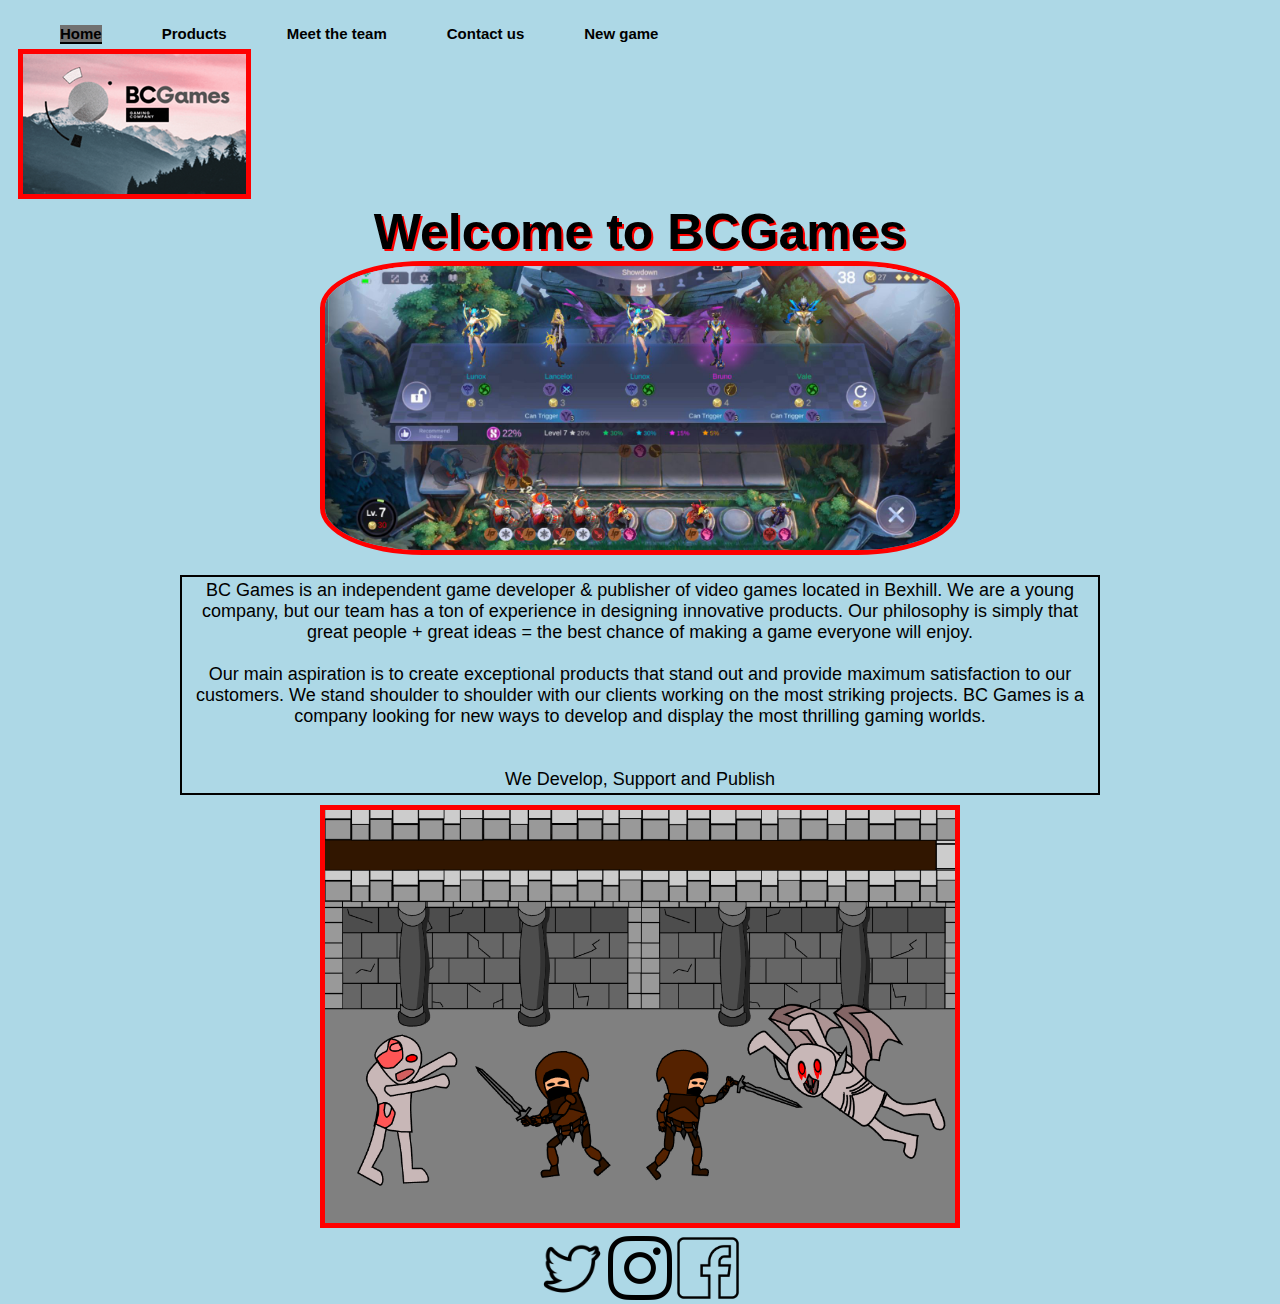
<file: index.html>
<!DOCTYPE html>
<html lang="en">
<head>
    <meta charset="UTF-8">
    <meta http-equiv="X-UA-Compatible" content="IE=edge">
    <meta name="viewport" content="width=device-width, initial-scale=1.0">
    <link rel="stylesheet" href="main.css"/>

</head>

<div class="topnav">
    <a class="active" href="index.html">Home</a>
    <a href="Products.html">Products</a>
    <a href="meettheteams.html">Meet the team</a>
    <a href="contact.html">Contact us</a>
    <a href="newgame.html">New game</a>
  </div>

  
<img class="Logo" src="./Images/BC Games logo.png" alt="BC Games logo">
<h1 class="titleHP"> Welcome to BCGames </h1>


<body>

  <h1> <img class="game-image" src="./Images/Banner.jpg" alt="Banner for game"> </h1>
    <section class="about">
        <p class="about-info">BC Games is an independent game developer & publisher of video games located in Bexhill. We are a young company, but our team has a ton of experience in designing innovative products.  Our philosophy is simply that great people + great ideas = the best chance of making a game everyone will enjoy.<br><br>
          Our main aspiration is to create exceptional products that stand out and provide maximum satisfaction to our customers. We stand shoulder to shoulder with our clients working on the most striking projects. BC Games is a company looking for new ways to develop and display the most thrilling gaming worlds.<br><br>
        <br>We Develop, Support and Publish</p>
      </section>


        
    <a href="newgame.html">
    <img class="GameLink" src="./Images/Menu4Game.png" alt="New Game">
  
 


  <p class="footer">
    <a href="https://twitter.com/BexhillCollege?ref_src=twsrc%5Egoogle%7Ctwcamp%5Eserp%7Ctwgr%5Eauthor">
    <img class="social" src="./Images/twitter icon.png" alt="Bexhill college twitter">
     
     
    <a href="https://www.instagram.com/bexhillcollege/channel/?hl=en">
    <img class="social" src="./Images/instagram icon.png" alt="Bexhill college Instagram">
     
     
    <a href="https://www.facebook.com/bexhill6thformcollege/">
    <img class="social" src="./Images/facebook icon.png" alt="Bexhill college Facebook">
  </p>

</body>
</html>
</file>
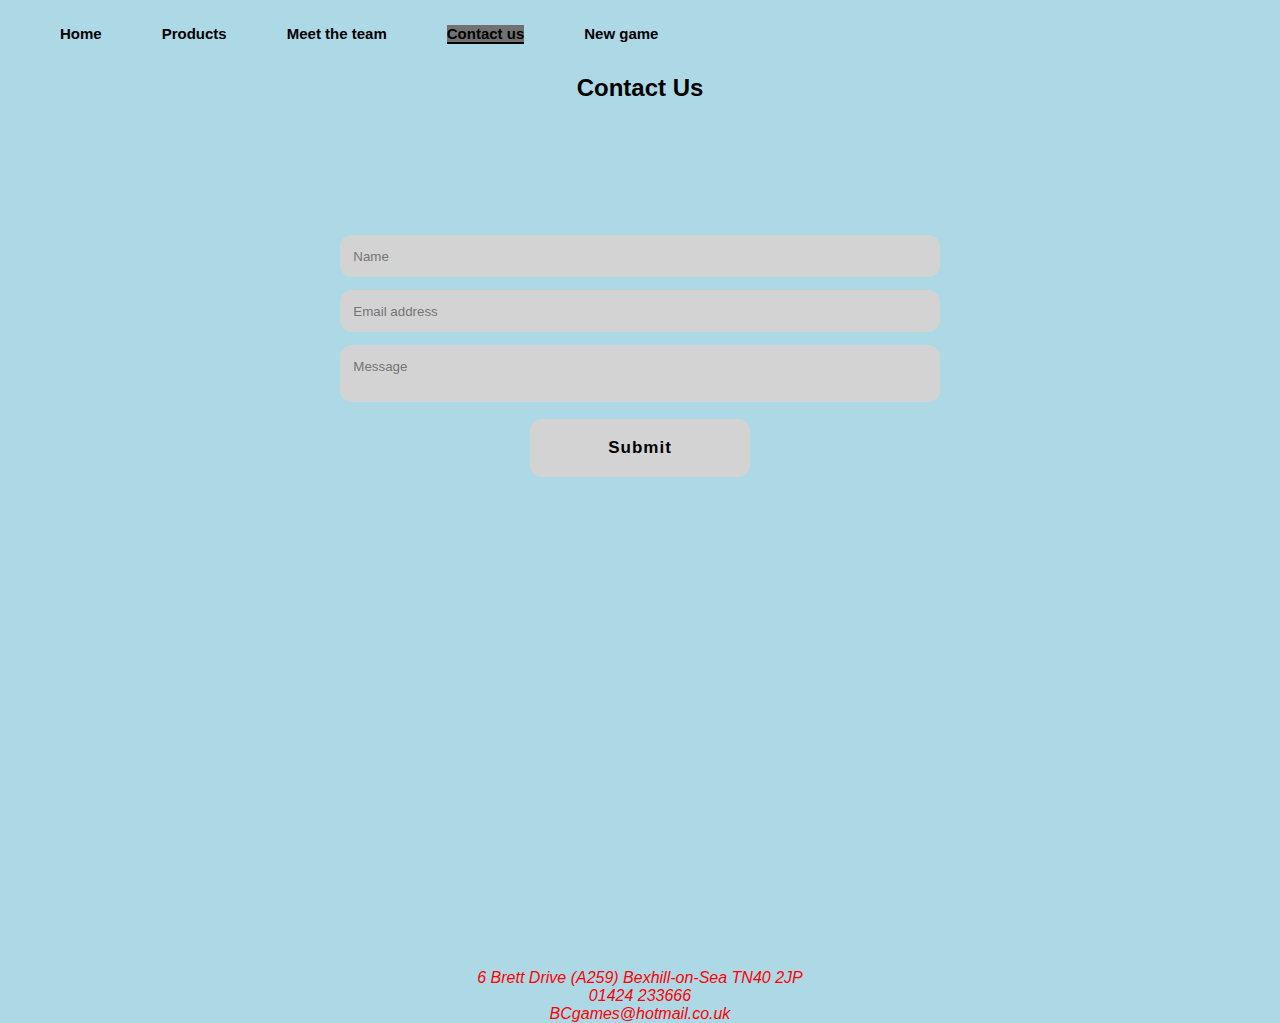
<file: contact.html>
<!DOCTYPE html>
<html lang="en">
<head>
    <meta charset="UTF-8">
    <meta http-equiv="X-UA-Compatible" content="IE=edge">
    <meta name="viewport" content="width=device-width, initial-scale=1.0">
    <link rel="stylesheet" href="main.css"/>


    <title>Contact Us | BC Games</title>
</head>
<div class="topnav">
    <a href="index.html">Home</a>
    <a href="products.html">Products</a>
    <a href="meettheteams.html">Meet the team</a>
    <a class="active" href="contact.html">Contact us</a>
    <a href="newgame.html">New game</a>
  </div>
<body>
    <h1 class="title">Contact Us</h1>


        <form class="contact-form" action="mailto:SC213939@bexhillcollege.ac.uk"
        method="POST"
        enctype="multipart/form-data"
        name="EmailForm"
        >
          <div class="input-container">
           
            <input type="text" class="input-name" id="input-name" placeholder="Name" required>
            <input type="email" class="input-email" id="input-email" placeholder="Email address" required>
          </div>
          <div class="input-container">
            <textarea name="message" type="text" class="input-message" id="input-message" placeholder="Message" required></textarea>
          </div>  
          <input type="submit" class="btn" value="Submit" id="input-submit">
        </form>

<br> 
<div class="GE">
<iframe src="https://www.google.com/maps/embed?pb=!1m18!1m12!1m3!1d2519.321782966063!2d0.4951440159067979!3d50.8437252668298!2m3!1f0!2f0!3f0!3m2!1i1024!2i768!4f13.1!3m3!1m2!1s0x47df0e2830e5917f%3A0x69845c7f39f65c9c!2s6%20Brett%20Dr%2C%20Bexhill-on-Sea%20TN40%202JP!5e0!3m2!1sen!2suk!4v1651148690908!5m2!1sen!2suk" width="600" height="450" style="border:0;" allowfullscreen="" loading="lazy" referrerpolicy="no-referrer-when-downgrade"></iframe> 
        <iframe src="https://www.google.com/maps/embed?pb=!3m2!1sen!2suk!4v1651148809025!5m2!1sen!2suk!6m8!1m7!1s1RzetksnDLUaiN-wauRE-Q!2m2!1d50.84376355680924!2d0.4979534659788835!3f276.5506493121917!4f-0.16174124290259329!5f0.7820865974627469" width="600" height="450" style="border:0;" allowfullscreen="" loading="lazy" referrerpolicy="no-referrer-when-downgrade"></iframe>
    </div>

    <p class="con-footer">6 Brett Drive (A259) Bexhill-on-Sea TN40 2JP<br>01424 233666<br>BCgames@hotmail.co.uk</p>
</body>
</html>
</file>
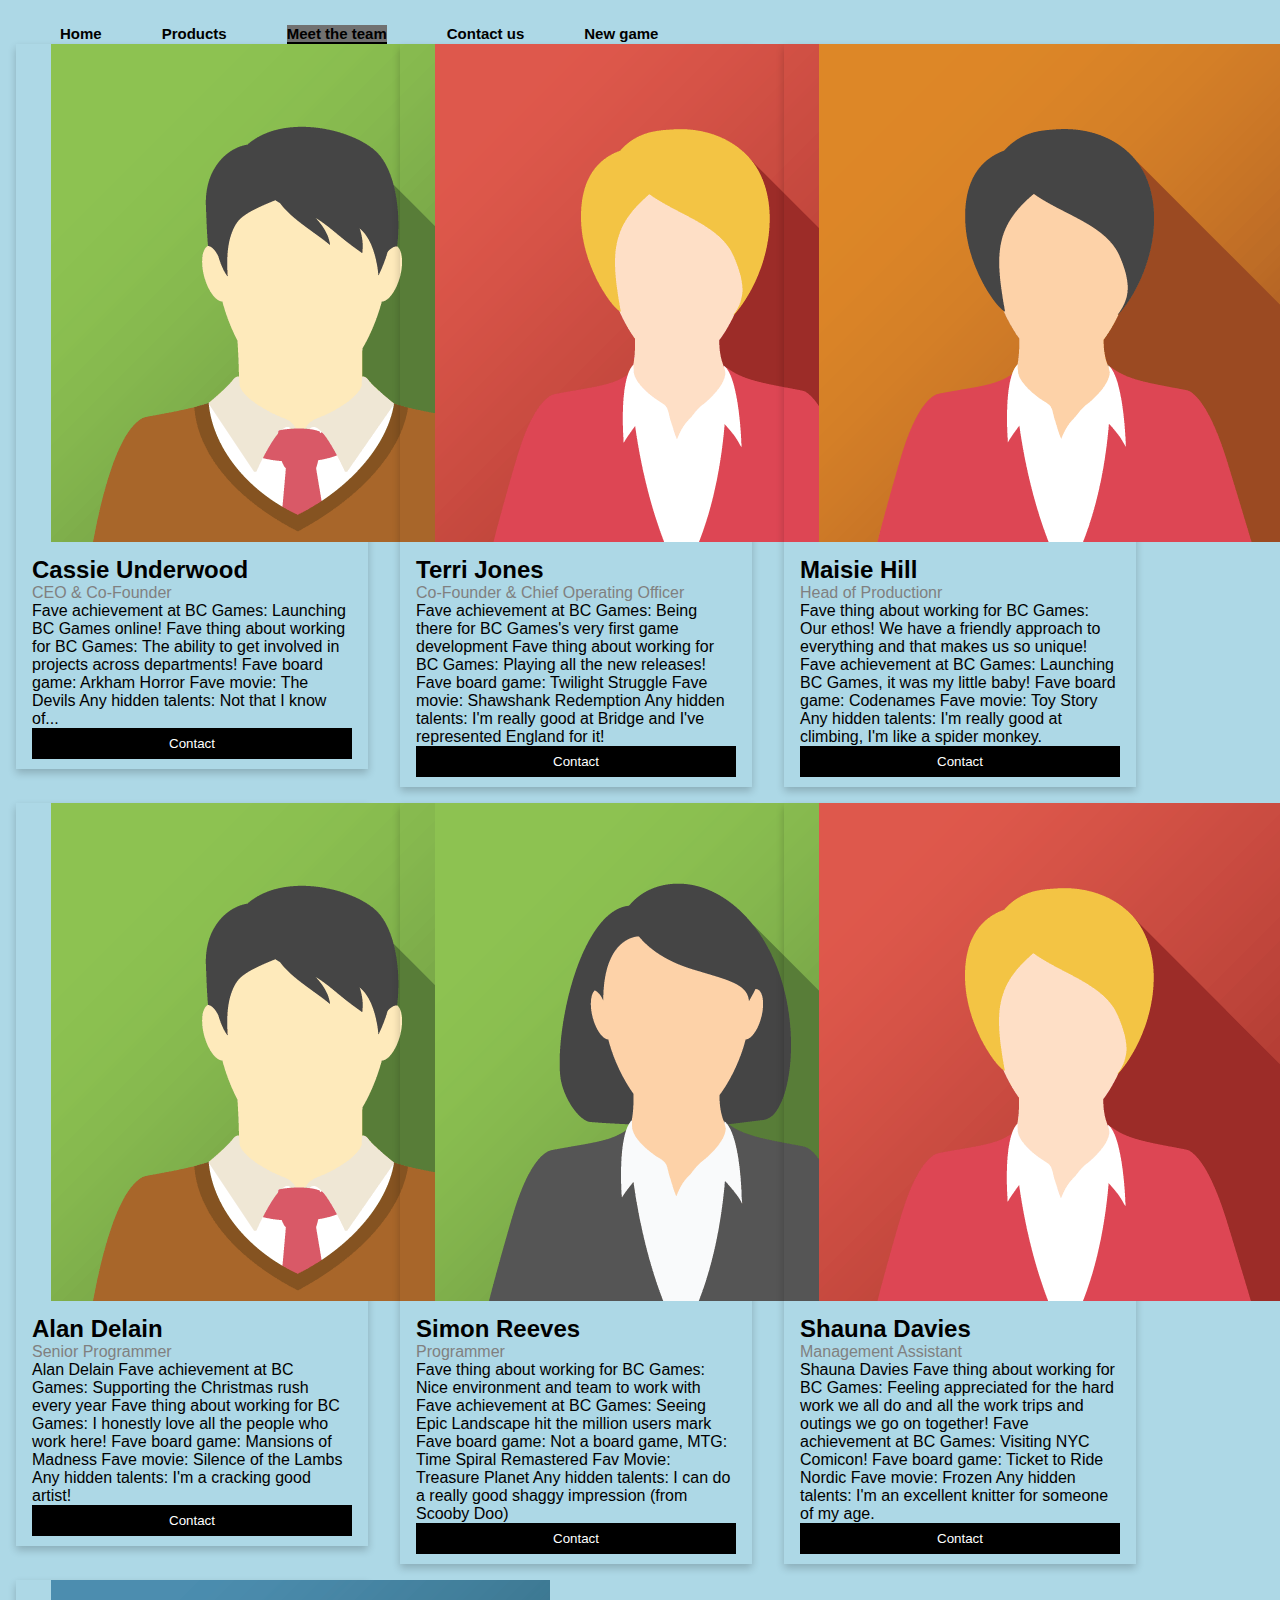
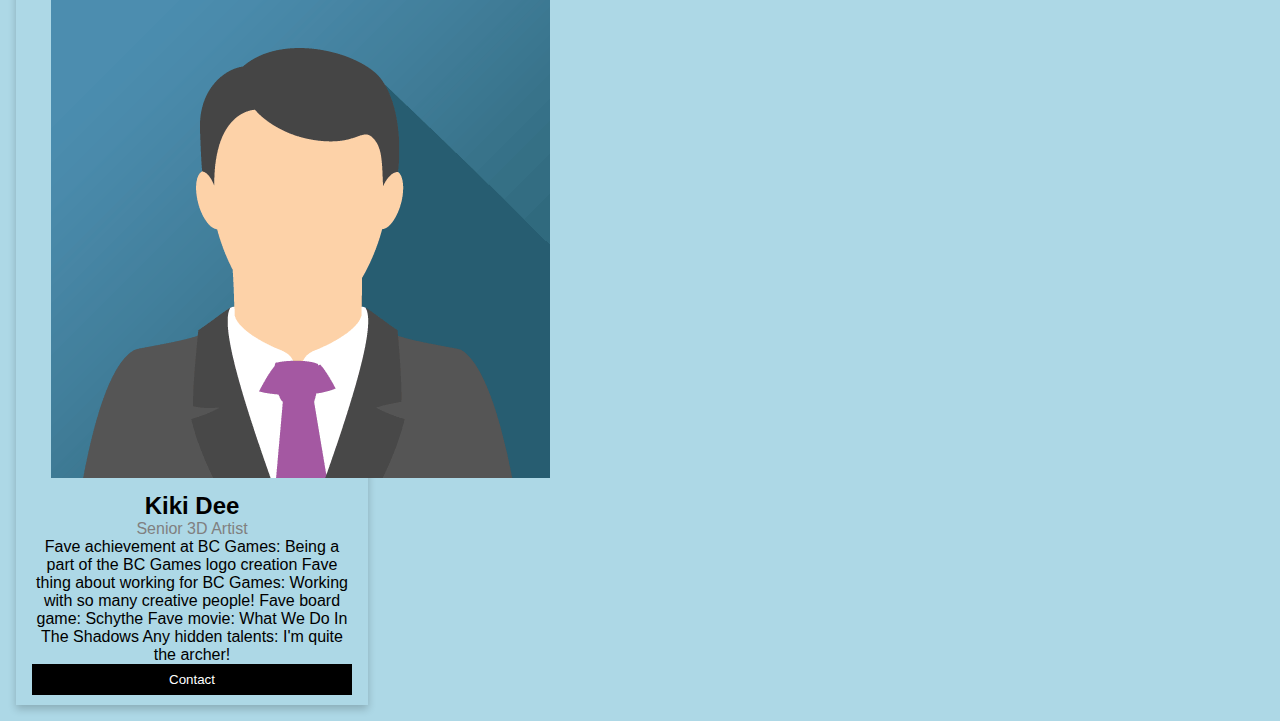
<file: meettheteams.html>
<!DOCTYPE html>
<html lang="en">
<head>
    <meta charset="UTF-8">
    <meta http-equiv="X-UA-Compatible" content="IE=edge">
    <meta name="viewport" content="width=device-width, initial-scale=1.0">
    <link rel="stylesheet" href="main.css">
    <title>Meet The Team | BC Games</title>

</head>
<div class="topnav">
    <a href="index.html">Home</a>
    <a href="Products.html">Products</a>
    <a class="active" href="meettheteams.html">Meet the team</a>
    <a href="contact.html">Contact us</a>
    <a href="newgame.html">New game</a>
  </div>
<body>

  <div class="row">
    <div class="column">
      <div class="card">
        <div class="avatar">
        <img src="./Images/avatar1.png" alt="Cassie Underwood">
      </div>
        <div class="container">
          <h2>Cassie Underwood</h2>
          <p class="Mtitle">CEO & Co-Founder</p>
          <p>Fave achievement at BC Games: Launching BC Games online! Fave thing about working for BC Games: 
            The ability to get involved in projects across departments! Fave board game: Arkham Horror Fave movie: The Devils Any hidden talents: Not that I know of...</p>
          <p><button class="button">Contact</button></p>
        </div>
      </div>
    </div>
  
    <div class="column">
      <div class="card">
        <div class="avatar">
        <img src="./Images/avatar2.png" alt="Terri Jones">
      </div>
        <div class="container">
          <h2>Terri Jones</h2>
          <p class="Mtitle">Co-Founder & Chief Operating Officer</p>
          <p>Fave achievement at BC Games: Being there for BC Games's very first game development Fave thing about working for BC Games: Playing all the new releases! Fave board game: Twilight Struggle Fave movie: Shawshank Redemption Any hidden talents: I'm really good at Bridge and I've represented England for it!</p>
          <p><button class="button">Contact</button></p>
        </div>
      </div>
    </div>
  
    <div class="column">
      <div class="card">
        <div class="avatar">
        <img src="./Images/avatar3.png" alt="Maisie Hill">
      </div>
        <div class="container">
          <h2>Maisie Hill</h2>
          <p class="Mtitle">Head of Productionr</p>
          <p>Fave thing about working for BC Games: Our ethos! We have a friendly approach to everything and that makes us so unique! Fave achievement at BC Games: Launching BC Games, it was my little baby! Fave board game: Codenames Fave movie: Toy Story Any hidden talents: I'm really good at climbing, I'm like a spider monkey.</p>
          <p><button class="button">Contact</button></p>
        </div>
      </div>
    </div>
  </div>

  <div class="row">
    <div class="column">
      <div class="card">
        <div class="avatar">
        <img src="./Images/avatar1.png" alt="Alan Delain">
        </div>
        <div class="container">
          <h2>Alan Delain</h2>
          <p class="Mtitle">Senior Programmer</p>
          <p>Alan Delain Fave achievement at BC Games: Supporting the Christmas rush every year Fave thing about working for BC Games: I honestly love all the people who work here! Fave board game: Mansions of Madness Fave movie: Silence of the Lambs Any hidden talents: I'm a cracking good artist!</p>
          <p><button class="button">Contact</button></p>
        </div>
      </div>
    </div>

    <div class="row">
      <div class="column">
        <div class="card">
          <div class="avatar">
          <img src="./Images/avatar5.png" alt="Simon Reeves">
        </div>
          <div class="container">
            <h2>Simon Reeves</h2>
            <p class="Mtitle">Programmer</p>
            <p>Fave thing about working for BC Games: Nice environment and team to work with Fave achievement at BC Games: Seeing Epic Landscape hit the million users mark Fave board game: Not a board game, MTG: Time Spiral Remastered Fav Movie: Treasure Planet Any hidden talents: I can do a really good shaggy impression (from Scooby Doo)</p>
            <p><button class="button">Contact</button></p>
          </div>
        </div>
      </div>

      <div class="row">
        <div class="column">
          <div class="card">
            <div class="avatar">
            <img src="./Images/avatar2.png" alt="Shauna Davies">
          </div>
            <div class="container">
              <h2>Shauna Davies</h2>
              <p class="Mtitle">Management Assistant</p>
              <p>Shauna Davies Fave thing about working for BC Games: Feeling appreciated for the hard work we all do and all the work trips and outings we go on together! Fave achievement at BC Games: Visiting NYC Comicon! Fave board game: Ticket to Ride Nordic Fave movie: Frozen Any hidden talents: I'm an excellent knitter for someone of my age.</p>
              <p><button class="button">Contact</button></p>
            </div>
          </div>
        </div>

        <div class="center">
        <div class="row">
          <div class="column">
            <div class="card">
              <div class="avatar">
              <img src="./Images/avatar4.png" alt="Kiki Dee">
            </div>
              <div class="container">
                <h2>Kiki Dee</h2>
                <p class="Mtitle">Senior 3D Artist</p>
                <p>Fave achievement at BC Games: Being a part of the BC Games logo creation Fave thing about working for BC Games: Working with so many creative people! Fave board game: Schythe Fave movie: What We Do In The Shadows Any hidden talents: I'm quite the archer!</p>
                <p><button class="button">Contact</button></p>
              </div>
            </div>
          </div>
        </div>


<!-- <div class="MTT">
<img src="./Images/BC Games logo.png" alt="BC Games Logo">
</div> -->





  </body>
</html>
</file>
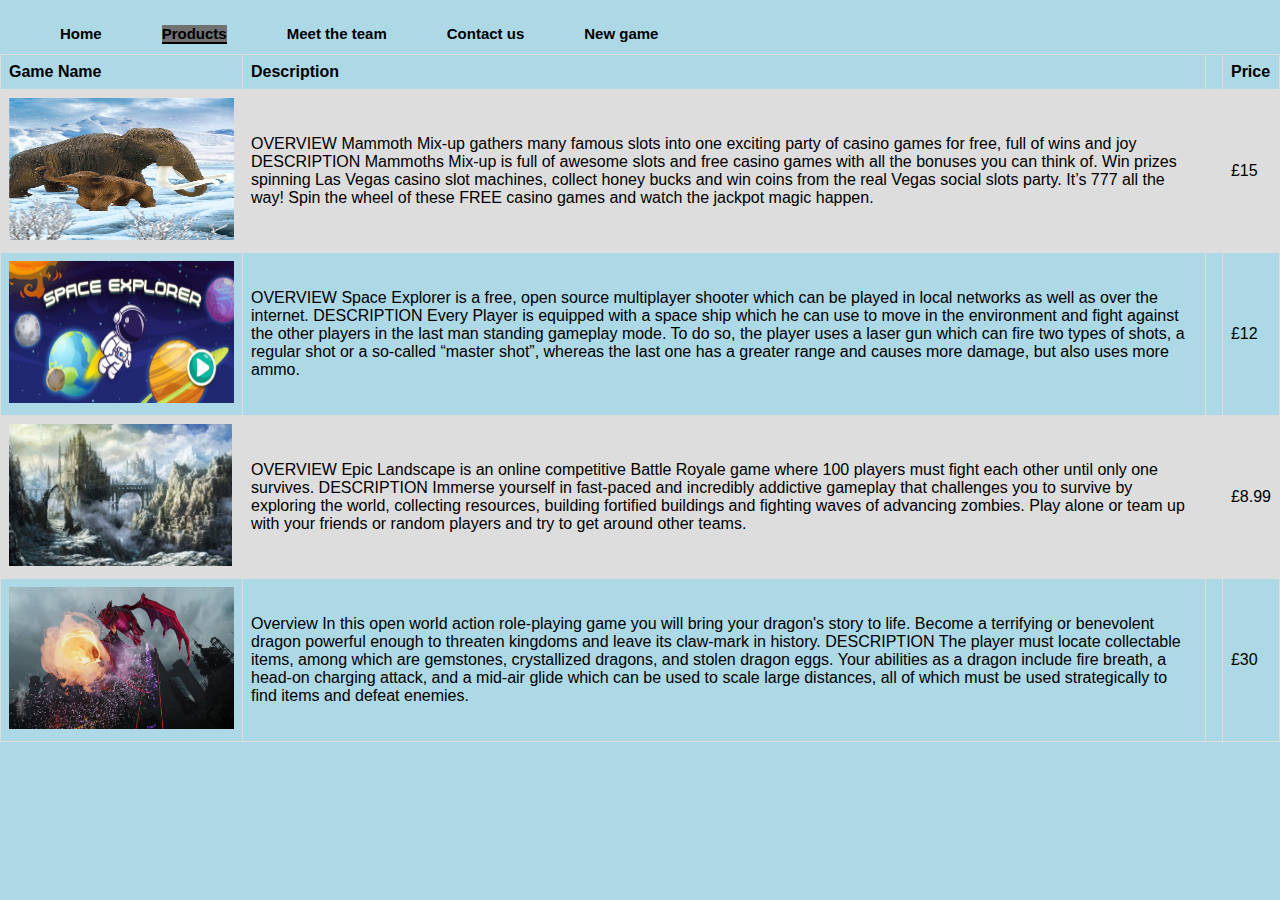
<file: Products.html>
<!DOCTYPE html>
<html>
<head>
  <title>HTML Elements Reference</title>

<div class="topnav">
  <a href="index.html">Home</a>
  <a class="active" href="Products.html">Products</a>
  <a href="meettheteams.html">Meet the team</a>
  <a href="contact.html">Contact us</a>
  <a href="newgame.html">New game</a>
</div>


 <link rel="stylesheet" href="main.css">
</head>
<body>

<table style="width:100%" border = 1px>
  <tr>
    <th>Game Name</th>
    <th>Description<th>
    <th>Price</th>
  </tr>
  <tr>
    <td> <img src="./Images/Mammoth game.jpg" alt="Image of Mammoth Game" width="225" height="142"></td>
    <td>
      OVERVIEW
Mammoth Mix-up gathers many famous slots into one exciting party of casino games for free, full of wins and joy
DESCRIPTION
Mammoths Mix-up is full of awesome slots and free casino games with all the bonuses you can think of. 
Win prizes spinning Las Vegas casino slot machines, collect honey bucks and win coins from the real Vegas social slots party.
It’s 777 all the way! Spin the wheel of these FREE casino games and watch the jackpot magic happen.
<td>
<td>&pound15</td>
   <tr>
    <td> <img src="./Images/Space Explorer.png" alt="Image of Space Explorer" width="225" height="142"> </td>
    <td> OVERVIEW
Space Explorer is a free, open source multiplayer shooter which can be played in local networks as well as over the internet.

DESCRIPTION
Every Player is equipped with a space ship which he can use to move in the environment and fight against the other players in the last man standing gameplay mode. To do so, the player uses a laser gun which can fire two types of shots, a regular shot or a so-called “master shot”, whereas the last one has a greater range and causes more damage, but also uses more ammo.
      <td> 
<td>&pound12</td>
    </tr>
   <tr>
    <td> <img src="./Images/Epic Landscape.jpg" alt="Image of Epic landscape" widht="104" height="142"> </td>
    <td> OVERVIEW

Epic Landscape is an online competitive Battle Royale game where 100 players must fight each other until only one survives. 
DESCRIPTION
Immerse yourself in fast-paced and incredibly addictive gameplay that challenges you to survive by exploring the world, collecting resources, building fortified buildings and fighting waves of advancing zombies. Play alone or team up with your friends or random players and try to get around other teams.
<td> 
  <td>&pound8.99</td>
  </tr>
   <tr>
    <td> <img src="./Images/Dragons Fury.jpg" alt="Image of dragons fury" width="225" height="142"> </td>
    <td> Overview 
In this open world action role-playing game you will bring your dragon's story to life. Become a terrifying or benevolent dragon powerful enough to threaten kingdoms and leave its claw-mark in history.
DESCRIPTION
The player must locate collectable items, among which are gemstones, crystallized dragons, and stolen dragon eggs. Your abilities as a dragon include fire breath, a head-on charging attack, and a mid-air glide which can be used to scale large distances, all of which must be used strategically to find items and defeat enemies.
<td> 
  <td>&pound30</td>
  </tr>
</table>
</body>
</html>
</file>
<file: main.css>
*{
  margin: 0;
  padding: 0;
  text-decoration: none;
  font-family: sans-serif;
}

.center {
  align-items: center;
  text-align: center;
}


body {
    background-color: #add8e6;
  }

.topnav {
 
    overflow: hidden;
  }
  .topnav a {
    float: left;
    margin-top: 25px;
    text-decoration: none;
    color: black;
    margin-left: 60px;
    font-size: 15px;
    font-weight: 600;
    border-bottom: 2px solid transparent;
    transition: 0.4s;
  }

  .topnav:not(:last-child) a:hover,
  .topnav:not(:last-child) a:focus {
    border-bottom: 2px solid red;
  }

  .topnav a.active{
    border-bottom: 2px solid black;
  }
   
.about {
    font-size: large;
    padding-left: 180px;
    padding-right: 180px;
    color: black;
    padding-bottom: 10px;
    text-align: center; 
}
.about-info {
  padding: 3px;
  border: 2px solid black;

}
.title {
    padding-top: 30px;
    font-size: x-large;
    text-align: center;
    font-weight: bold;
}

.title3 {
  font-size: 6em;
  font-weight: 500;
  /* letter-spacing: 1px; */
  cursor: pointer;
  color:white;
}

.title3 .span1 {
  color: #031321;
  transition: 0.5s;
}

.span2 {
  transition: 0.5s;
}

.title3:hover {
  color: #031321;
}
.title3:hover span:nth-child(1) {
  margin-right: 10px;
}

.title3:hover span{
  color: #fff;
  text-shadow: 0 0 10px #fff,
               0 0 20px #fff,
               0 0 40px #fff,
               0 0 80px #fff,
               0 0 120px #fff,
               0 0 160px #fff;
}


.game-image {
  display: block;
  margin-left: auto;
  margin-right: auto;
  width: 50%;
  border: 5px solid red; 
  border-radius: 16%;
  margin-bottom: 20px; 
}

.bordering {
  color: rgb(24, 180, 185);
  border-left-width: 100px;
  border-left-style: solid;
  border-left-color: transparent;
  /* box-shadow: 0 0 10px 10px rgb(16, 142, 173); */
}

.bordered-image {
  width: 45%;
  height: 420;
  padding-top: 20px;
  border-radius: 12px;
}

.about-game {
  width: 100vh;
  height: auto;
  border: 2px solid black;
  text-align: center;
 margin-left: 484px;
}

.contact-form {
  text-align: center;
}

 
table {
  font-family: arial, sans-serif;
  border-collapse: collapse;
  width: 100%;
  margin-top: 10px;
}
 
td, th {
  border: 1px solid #dddddd;
  text-align: left;
  padding: 8px;
}
 
tr:nth-child(even) {
  background-color: #dddddd;
}

.footer {
  position: flex;
  left: 0;
  bottom: 0;
  width: 100%;
  background-color: lightblue;
  color: white;
  text-align: center;
}

.con-footer {
  position: flex;
  left: 0;
  bottom: 0;
  width: 100%;
  background-color: lightblue;
  color: red;
  font-style: italic;
  text-align: center;
}

.social {
  width: 5%;
}

.titleHP {
text-align: center;
font-size: 50px;
font-weight: bolder ;
font-family: Verdana, Geneva, Tahoma, sans-serif;
text-shadow: 2px 2px #FF0000;
}

.contact-form {
  padding-top: 100px;
  max-width: 600px;
  text-align: center;
  margin: 20px auto;
}

.input-name, .input-message, .input-email, .btn {
  border-radius: 12px;
  border: 0;
  outline: 0;
  padding: 1em;
  display: block;
  width: 100%;
  margin-top: 1em;
  resize: none;
  background-color: lightgrey;
  }
  
  .contact-form .btn {
    display: inline;
    background: lightgrey;
    font-size: 17px;
    font-weight: 700;
    letter-spacing: 1px;
    border: 2px solid transparent;
    width: 220px;
  }
  
  .btn:hover {
    border: 2px solid white;
  }


/* Three columns side by side */
.column {
  float: left;
  width: 30%;
  margin-bottom: 16px;
  padding: 0px 16px;
}

/* Display the columns below each other instead of side by side on small screens */
@media screen and (max-width: 650px) {
  .column {
    width: 100%;
    display: block;
  }
}

/* Add some shadows to create a card effect */
.card {
  box-shadow: 0 4px 8px 0 rgba(0, 0, 0, 0.2);
}

/* Some left and right padding inside the container */
.container {
  padding: 10px 16px;
}

/* Clear floats */
.container::after, .row::after {
  content: "";
  clear: both;
  display: table;
}

.Mtitle {
  color: grey;
}

.button {
  border: none;
  outline: 0;
  display: inline-block;
  padding: 8px;
  color: white;
  background-color: #000;
  text-align: center;
  cursor: pointer;
  width: 100%;
}

.button:hover {
  background-color: #555;
}

.avatar {
width: 80%;
margin-left: auto;
margin-right: auto;
border-radius: 12px;
}

.GE {
text-align: center;
}

.GameLink{
  display: block;
  margin-left: auto;
  margin-right: auto;
  width: 50%;
  border: 5px solid red;  
  margin-bottom: 8px;
}

.Logo {
  margin-left: 18px;
  margin-top: 5px;
  border: solid 5px #FF0000;
} 




* {box-sizing:border-box}

.slideshow-container {
  max-width: 1000px;
  position: relative;
  margin: auto;
}

/* Hide the images by default */
.mySlides {
  display: none;
}

/* Next & previous buttons */
.prev, .next {
  cursor: pointer;
  position: absolute;
  top: 50%;
  width: auto;
  margin-top: -22px;
  padding: 16px;
  color: white;
  font-weight: bold;
  font-size: 18px;
  transition: 0.6s ease;
  border-radius: 0 3px 3px 0;
  user-select: none;
}

/* Position the "next button" to the right */
.next {
  right: 0;
  border-radius: 3px 0 0 3px;
}

/* On hover, add a black background color with a little bit see-through */
.prev:hover, .next:hover {
  background-color: rgba(0,0,0,0.8);
}

/* Caption text */
.text {
  color: #f2f2f2;
  font-size: 15px;
  padding: 8px 12px;
  position: absolute;
  bottom: 8px;
  width: 100%;
  text-align: center;
}

/* Number text (1/3 etc) */
.numbertext {
  color: #f2f2f2;
  font-size: 12px;
  padding: 8px 12px;
  position: absolute;
  top: 0;
}

/* The dots/bullets/indicators */
.dot {
  cursor: pointer;
  height: 15px;
  width: 15px;
  margin: 0 2px;
  background-color: #bbb;
  border-radius: 50%;
  display: inline-block;
  transition: background-color 0.6s ease;
}

.active, .dot:hover {
  background-color: #717171;
}

/* Fading animation */
.fade {
  animation-name: fade;
  animation-duration: 1.5s;
}

@keyframes fade {
  from {opacity: .4}
  to {opacity: 1}
}
</file>
